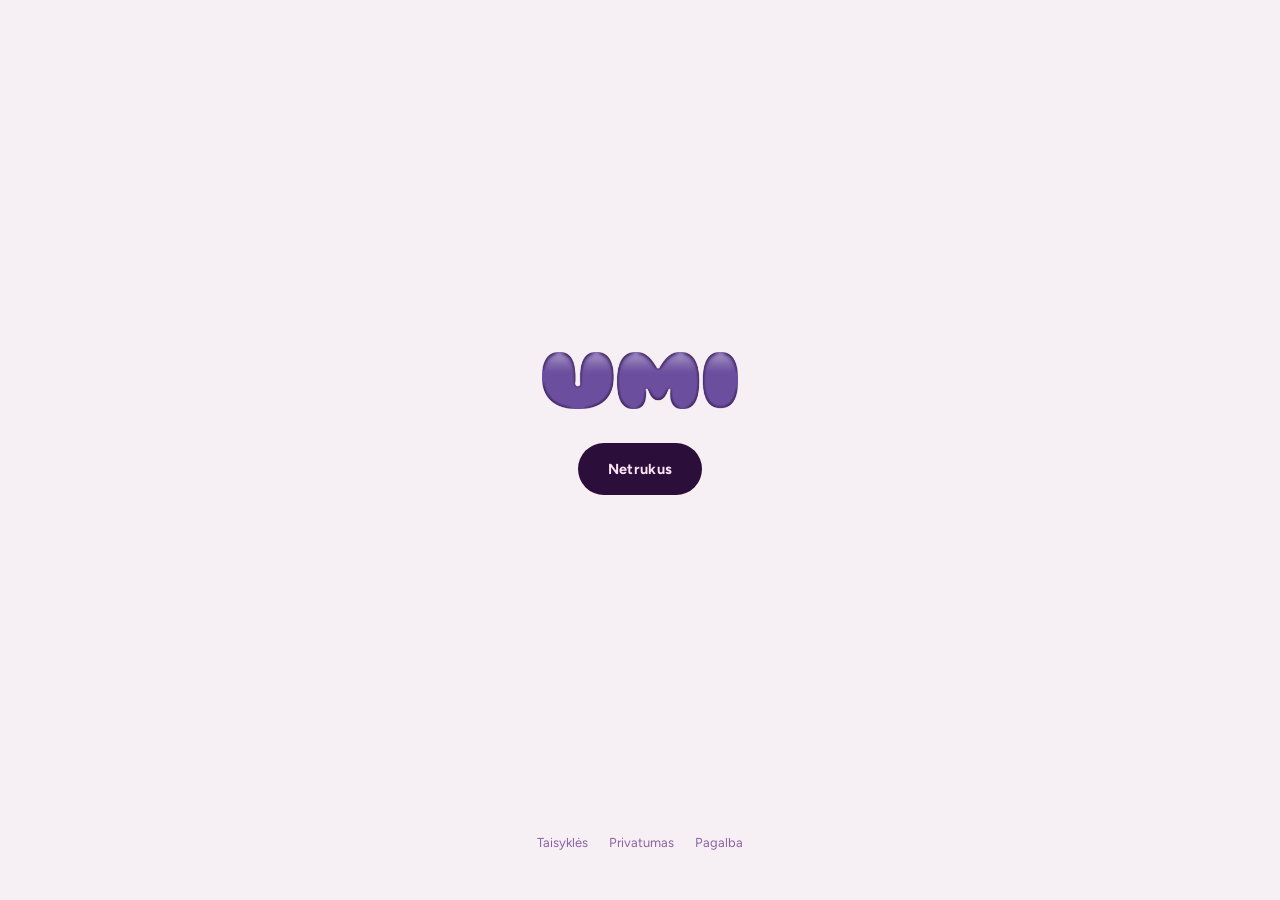
<file: index.html>
<!doctype html>
<html lang="lt">
<meta charset="utf-8">
<meta name="viewport" content="width=device-width,initial-scale=1">
<link rel="icon" type="image/png" sizes="32x32" href="/favicon-32.png">
<link rel="icon" type="image/png" sizes="512x512" href="/favicon-512.png">
<link rel="apple-touch-icon" href="/apple-touch-icon.png">
<link rel="preconnect" href="https://fonts.googleapis.com">
<link rel="preconnect" href="https://fonts.gstatic.com" crossorigin>
<link href="https://fonts.googleapis.com/css2?family=Figtree:wght@400;500;600;700;800&display=swap" rel="stylesheet">
<link rel="stylesheet" href="/style.css?v=de5a5857">
<title>UMI - rankų darbo prekyvietė</title>
<meta name="description" content="UMI - rankų darbo prekyvietė. Netrukus.">
<!-- Her call 2026-09-07: the front door is closed again until the beta. Nobody
     should wander into the shop by accident, so there is no way in from here -
     no menu, no link to the app. Terms, privacy and support stay reachable
     because Apple's listing points at them. -->
<main class="home">
  <img class="logo" src="/umi-logo.png" alt="UMI">
  <span class="soon">Netrukus</span>
</main>
<footer>
  <div>
    <a href="/terms.html">Taisyklės</a>
    <a href="/privacy.html">Privatumas</a>
    <a href="/support.html">Pagalba</a>
  </div>
</footer>
</file>
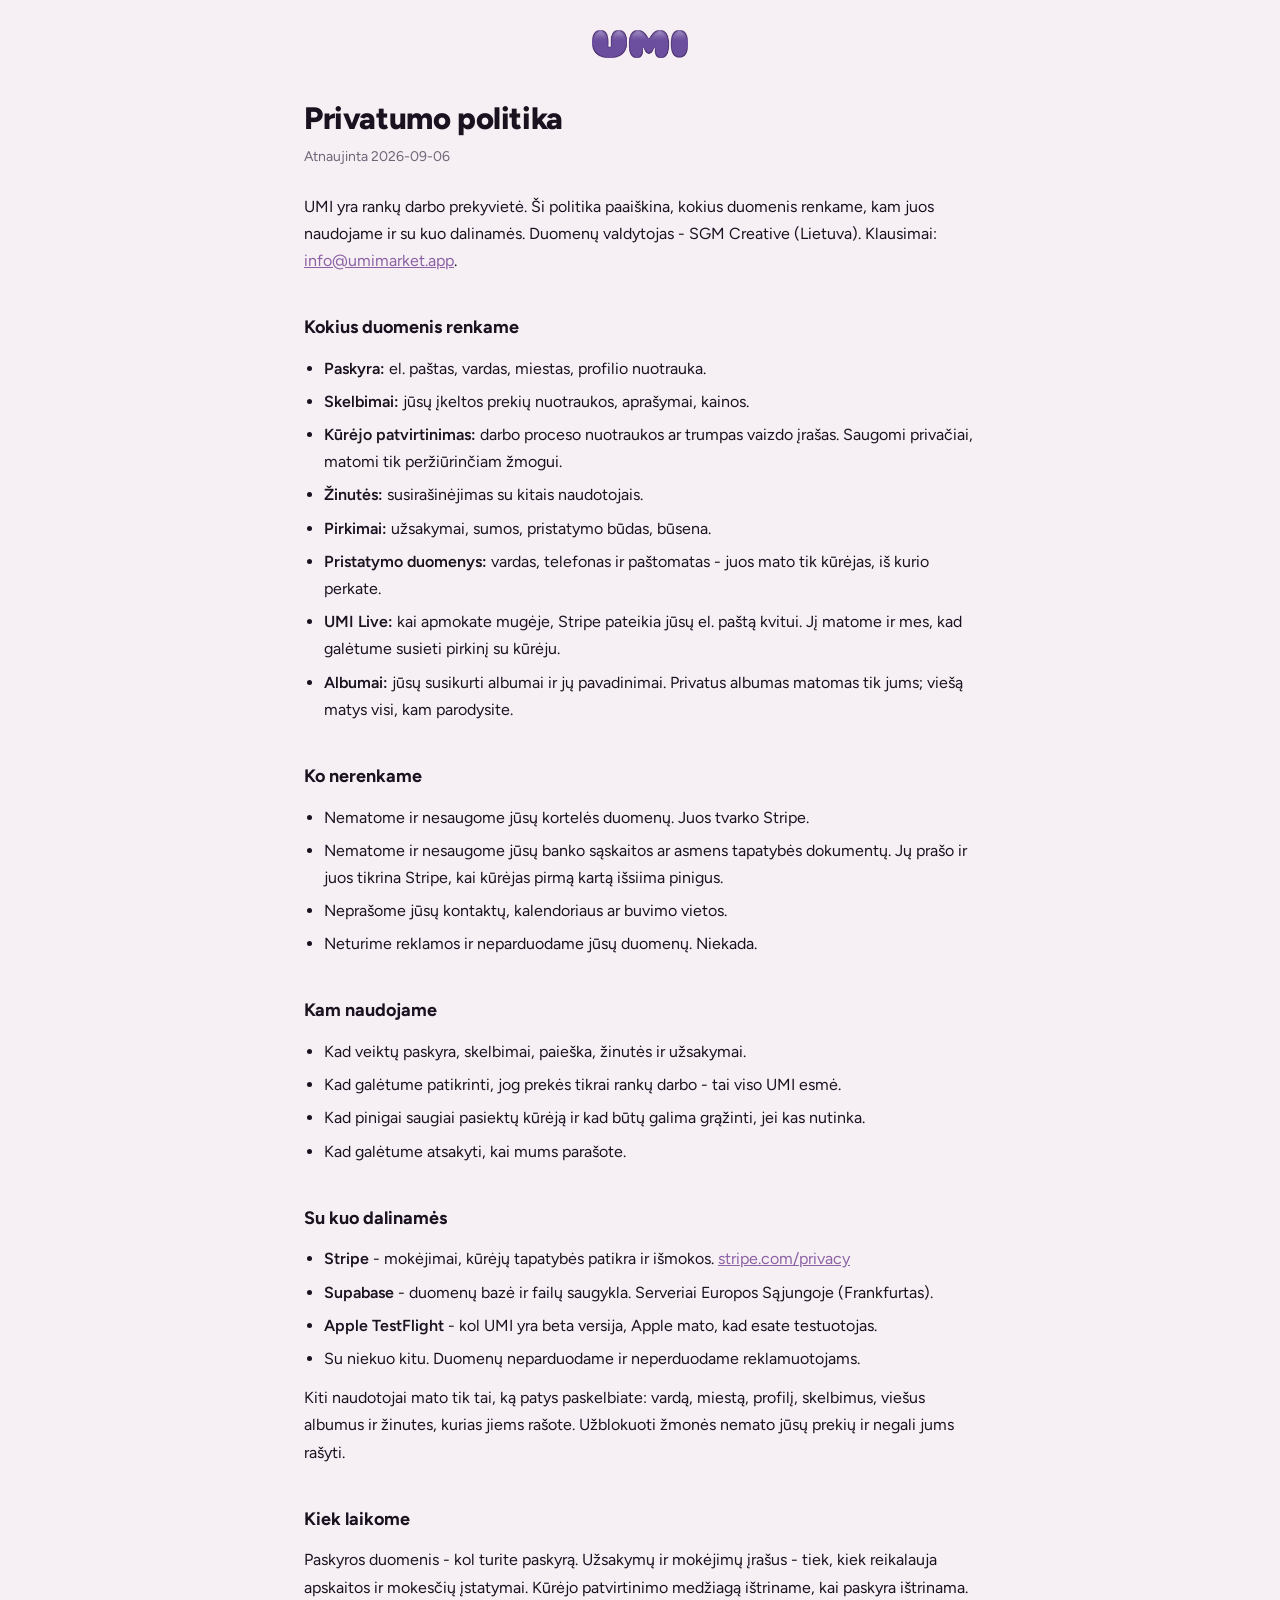
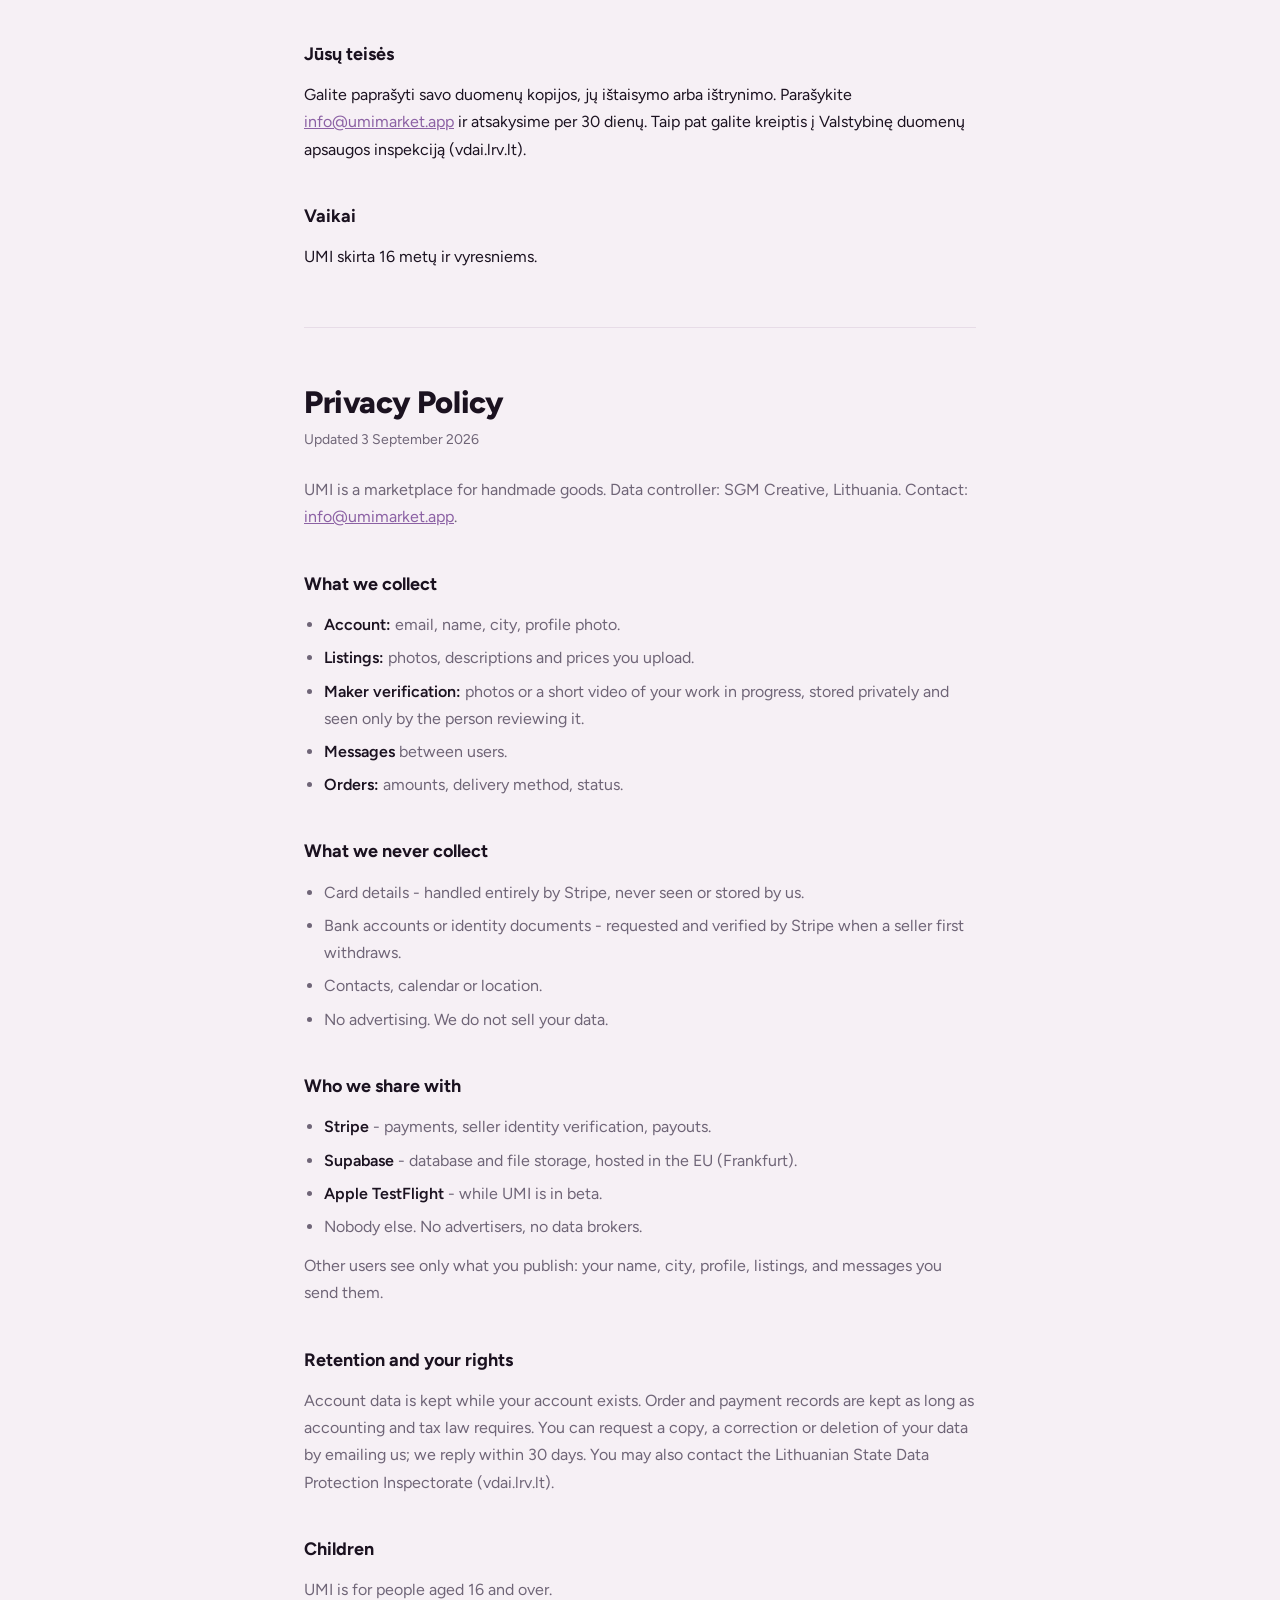
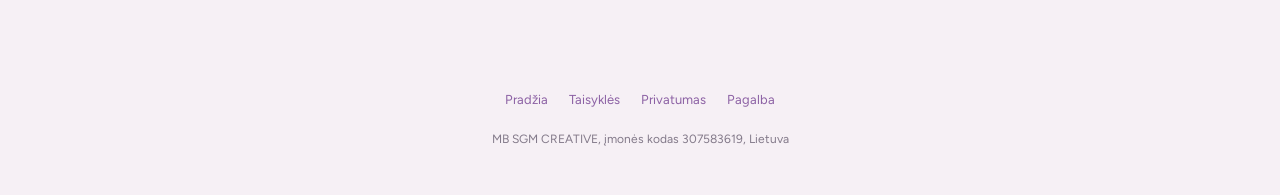
<file: privacy.html>
<!doctype html>
<html lang="lt">
<meta charset="utf-8">
<meta name="viewport" content="width=device-width,initial-scale=1">
<link rel="icon" type="image/png" sizes="32x32" href="/favicon-32.png">
<link rel="icon" type="image/png" sizes="512x512" href="/favicon-512.png">
<link rel="apple-touch-icon" href="/apple-touch-icon.png">
<link rel="preconnect" href="https://fonts.googleapis.com">
<link rel="preconnect" href="https://fonts.gstatic.com" crossorigin>
<link href="https://fonts.googleapis.com/css2?family=Figtree:wght@400;500;600;700;800&display=swap" rel="stylesheet">
<link rel="stylesheet" href="/style.css?v=de5a5857">
<title>UMI - Privatumo politika</title>
<header class="top"><a href="/"><img src="/umi-logo.png" alt="UMI"></a></header>

<main>
  <h1>Privatumo politika</h1>
  <p class="date">Atnaujinta 2026-09-06</p>

  <p>UMI yra rankų darbo prekyvietė. Ši politika paaiškina, kokius duomenis renkame, kam juos naudojame ir su kuo dalinamės. Duomenų valdytojas - SGM Creative (Lietuva). Klausimai: <a href="mailto:info@umimarket.app">info@umimarket.app</a>.</p>

  <h2>Kokius duomenis renkame</h2>
  <ul>
    <li><strong>Paskyra:</strong> el. paštas, vardas, miestas, profilio nuotrauka.</li>
    <li><strong>Skelbimai:</strong> jūsų įkeltos prekių nuotraukos, aprašymai, kainos.</li>
    <li><strong>Kūrėjo patvirtinimas:</strong> darbo proceso nuotraukos ar trumpas vaizdo įrašas. Saugomi privačiai, matomi tik peržiūrinčiam žmogui.</li>
    <li><strong>Žinutės:</strong> susirašinėjimas su kitais naudotojais.</li>
    <li><strong>Pirkimai:</strong> užsakymai, sumos, pristatymo būdas, būsena.</li>
    <li><strong>Pristatymo duomenys:</strong> vardas, telefonas ir paštomatas - juos mato tik kūrėjas, iš kurio perkate.</li>
    <li><strong>UMI Live:</strong> kai apmokate mugėje, Stripe pateikia jūsų el. paštą kvitui. Jį matome ir mes, kad galėtume susieti pirkinį su kūrėju.</li>
    <li><strong>Albumai:</strong> jūsų susikurti albumai ir jų pavadinimai. Privatus albumas matomas tik jums; viešą matys visi, kam parodysite.</li>
  </ul>

  <h2>Ko nerenkame</h2>
  <ul>
    <li>Nematome ir nesaugome jūsų kortelės duomenų. Juos tvarko Stripe.</li>
    <li>Nematome ir nesaugome jūsų banko sąskaitos ar asmens tapatybės dokumentų. Jų prašo ir juos tikrina Stripe, kai kūrėjas pirmą kartą išsiima pinigus.</li>
    <li>Neprašome jūsų kontaktų, kalendoriaus ar buvimo vietos.</li>
    <li>Neturime reklamos ir neparduodame jūsų duomenų. Niekada.</li>
  </ul>

  <h2>Kam naudojame</h2>
  <ul>
    <li>Kad veiktų paskyra, skelbimai, paieška, žinutės ir užsakymai.</li>
    <li>Kad galėtume patikrinti, jog prekės tikrai rankų darbo - tai viso UMI esmė.</li>
    <li>Kad pinigai saugiai pasiektų kūrėją ir kad būtų galima grąžinti, jei kas nutinka.</li>
    <li>Kad galėtume atsakyti, kai mums parašote.</li>
  </ul>

  <h2>Su kuo dalinamės</h2>
  <ul>
    <li><strong>Stripe</strong> - mokėjimai, kūrėjų tapatybės patikra ir išmokos. <a href="https://stripe.com/privacy">stripe.com/privacy</a></li>
    <li><strong>Supabase</strong> - duomenų bazė ir failų saugykla. Serveriai Europos Sąjungoje (Frankfurtas).</li>
    <li><strong>Apple TestFlight</strong> - kol UMI yra beta versija, Apple mato, kad esate testuotojas.</li>
    <li>Su niekuo kitu. Duomenų neparduodame ir neperduodame reklamuotojams.</li>
  </ul>
  <p>Kiti naudotojai mato tik tai, ką patys paskelbiate: vardą, miestą, profilį, skelbimus, viešus albumus ir žinutes, kurias jiems rašote. Užblokuoti žmonės nemato jūsų prekių ir negali jums rašyti.</p>

  <h2>Kiek laikome</h2>
  <p>Paskyros duomenis - kol turite paskyrą. Užsakymų ir mokėjimų įrašus - tiek, kiek reikalauja apskaitos ir mokesčių įstatymai. Kūrėjo patvirtinimo medžiagą ištriname, kai paskyra ištrinama.</p>

  <h2>Jūsų teisės</h2>
  <p>Galite paprašyti savo duomenų kopijos, jų ištaisymo arba ištrynimo. Parašykite <a href="mailto:info@umimarket.app">info@umimarket.app</a> ir atsakysime per 30 dienų. Taip pat galite kreiptis į Valstybinę duomenų apsaugos inspekciją (vdai.lrv.lt).</p>

  <h2>Vaikai</h2>
  <p>UMI skirta 16 metų ir vyresniems.</p>

  <hr>

  <div class="en">
    <h1>Privacy Policy</h1>
    <p class="date">Updated 3 September 2026</p>
    <p>UMI is a marketplace for handmade goods. Data controller: SGM Creative, Lithuania. Contact: <a href="mailto:info@umimarket.app">info@umimarket.app</a>.</p>

    <h2>What we collect</h2>
    <ul>
      <li><strong>Account:</strong> email, name, city, profile photo.</li>
      <li><strong>Listings:</strong> photos, descriptions and prices you upload.</li>
      <li><strong>Maker verification:</strong> photos or a short video of your work in progress, stored privately and seen only by the person reviewing it.</li>
      <li><strong>Messages</strong> between users.</li>
      <li><strong>Orders:</strong> amounts, delivery method, status.</li>
    </ul>

    <h2>What we never collect</h2>
    <ul>
      <li>Card details - handled entirely by Stripe, never seen or stored by us.</li>
      <li>Bank accounts or identity documents - requested and verified by Stripe when a seller first withdraws.</li>
      <li>Contacts, calendar or location.</li>
      <li>No advertising. We do not sell your data.</li>
    </ul>

    <h2>Who we share with</h2>
    <ul>
      <li><strong>Stripe</strong> - payments, seller identity verification, payouts.</li>
      <li><strong>Supabase</strong> - database and file storage, hosted in the EU (Frankfurt).</li>
      <li><strong>Apple TestFlight</strong> - while UMI is in beta.</li>
      <li>Nobody else. No advertisers, no data brokers.</li>
    </ul>
    <p>Other users see only what you publish: your name, city, profile, listings, and messages you send them.</p>

    <h2>Retention and your rights</h2>
    <p>Account data is kept while your account exists. Order and payment records are kept as long as accounting and tax law requires. You can request a copy, a correction or deletion of your data by emailing us; we reply within 30 days. You may also contact the Lithuanian State Data Protection Inspectorate (vdai.lrv.lt).</p>

    <h2>Children</h2>
    <p>UMI is for people aged 16 and over.</p>
  </div>
</main>
<footer>
  <div>
    <a href="/">Pradžia</a>
    <a href="/terms.html">Taisyklės</a>
    <a href="/privacy.html">Privatumas</a>
    <a href="/support.html">Pagalba</a>
  </div>
  <div class="company">MB SGM CREATIVE, įmonės kodas 307583619, Lietuva</div>
</footer>
</file>
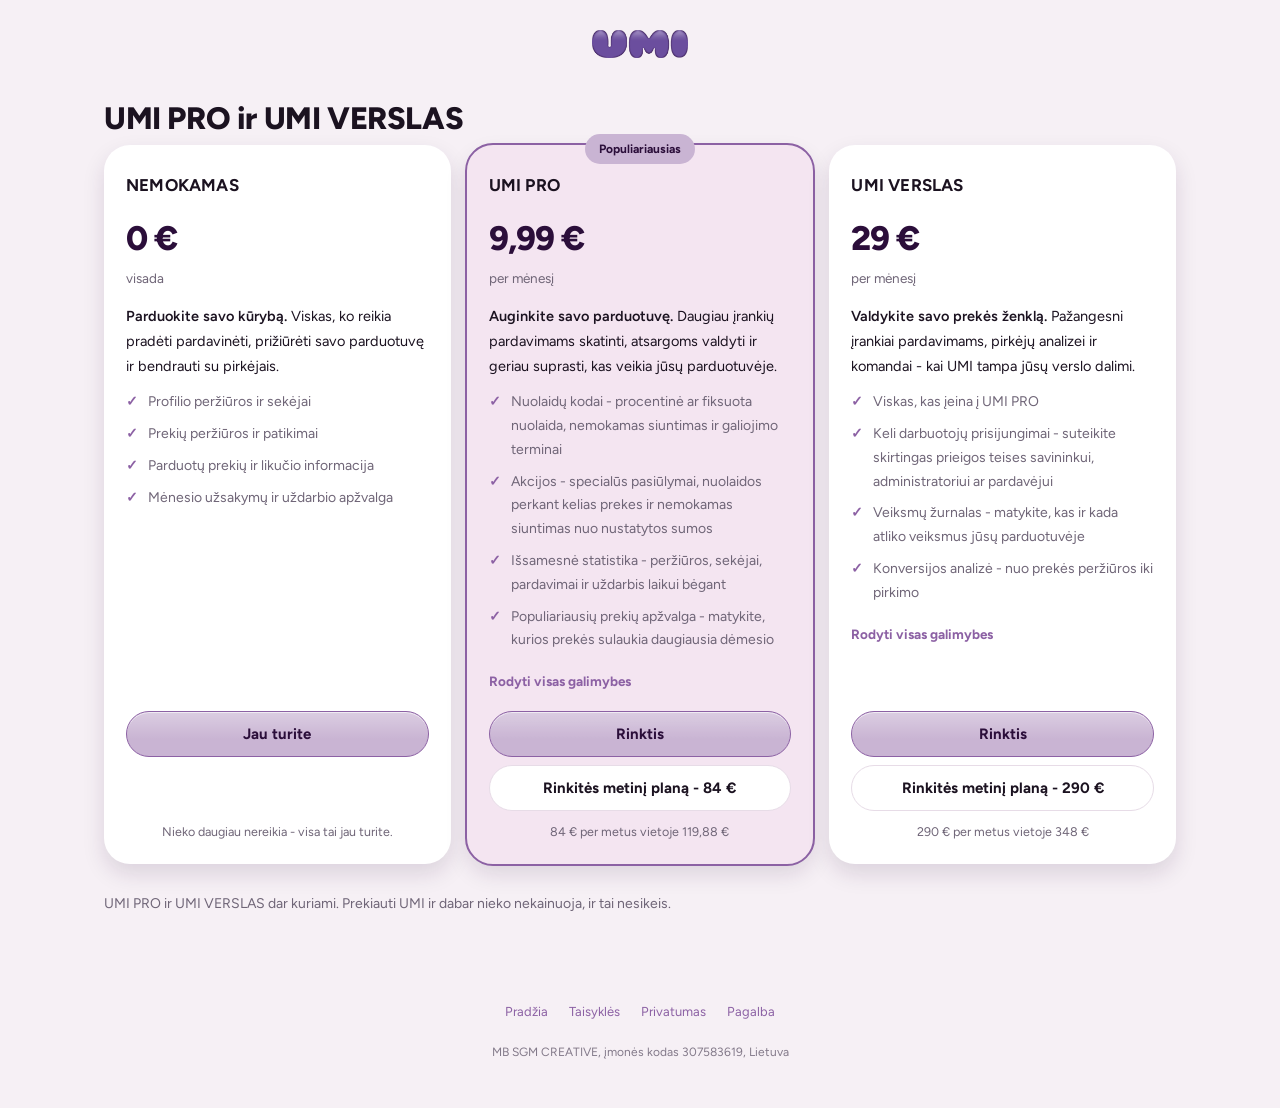
<file: pro.html>
<!doctype html>
<html lang="lt">
<meta charset="utf-8">
<meta name="viewport" content="width=device-width,initial-scale=1">
<link rel="icon" type="image/png" sizes="32x32" href="/favicon-32.png">
<link rel="icon" type="image/png" sizes="512x512" href="/favicon-512.png">
<link rel="apple-touch-icon" href="/apple-touch-icon.png">
<link rel="preconnect" href="https://fonts.googleapis.com">
<link rel="preconnect" href="https://fonts.gstatic.com" crossorigin>
<link href="https://fonts.googleapis.com/css2?family=Figtree:wght@400;500;600;700;800&display=swap" rel="stylesheet">
<link rel="stylesheet" href="/style.css?v=de5a5857">
<title>UMI PRO ir UMI VERSLAS</title>
<!-- Not for finding. The plans are parked for the beta and this page exists
     so she can show what they will be, not so a stranger can subscribe. -->
<meta name="robots" content="noindex,nofollow">
<meta name="description" content="UMI PRO ir UMI VERSLAS - prenumeratos kūrėjoms ir kūrėjams.">


<header class="top"><a href="/"><img src="/umi-logo.png" alt="UMI"></a></header>

<main class="wide">
  <h1>UMI PRO ir UMI VERSLAS</h1>
  <!-- Three side by side, her call 2026-09-06, the way a pricing page reads:
       compare across, not scroll down. UMI's own surfaces, not a borrowed dark
       theme. PRO carries the badge because it is the one most people want. -->
  <div class="plans">

    <section class="plan">
      <h2>NEMOKAMAS</h2>
      <p class="price">0 €</p>
      <p class="per">visada</p>
      <p class="what"><strong>Parduokite savo kūrybą.</strong> Viskas, ko reikia pradėti
      pardavinėti, prižiūrėti savo parduotuvę ir bendrauti su pirkėjais.</p>
      <ul>
        <li>Profilio peržiūros ir sekėjai</li>
        <li>Prekių peržiūros ir patikimai</li>
        <li>Parduotų prekių ir likučio informacija</li>
        <li>Mėnesio užsakymų ir uždarbio apžvalga</li>
      </ul>
      <div class="foot">
        <span class="btn wide have">Jau turite</span>
        <!-- keeps the free card's buttons at the same height as the other two -->
        <button class="btn ghost wide" style="visibility:hidden" aria-hidden="true" tabindex="-1">-</button>
        <p class="note">Nieko daugiau nereikia - visa tai jau turite.</p>
      </div>
    </section>

    <section class="plan best" id="pro">
      <span class="badge">Populiariausias</span>
      <h2>UMI PRO</h2>
      <p class="price">9,99 €</p>
      <p class="per">per mėnesį</p>
      <p class="what"><strong>Auginkite savo parduotuvę.</strong> Daugiau įrankių pardavimams
      skatinti, atsargoms valdyti ir geriau suprasti, kas veikia jūsų parduotuvėje.</p>
      <ul class="clip">
        <li>Nuolaidų kodai - procentinė ar fiksuota nuolaida, nemokamas siuntimas ir galiojimo terminai</li>
        <li>Akcijos - specialūs pasiūlymai, nuolaidos perkant kelias prekes ir nemokamas siuntimas nuo nustatytos sumos</li>
        <li>Išsamesnė statistika - peržiūros, sekėjai, pardavimai ir uždarbis laikui bėgant</li>
        <li>Populiariausių prekių apžvalga - matykite, kurios prekės sulaukia daugiausia dėmesio</li>
        <li>Pranešimai apie papildymą - sužinokite, kiek pirkėjų laukia, kol prekė vėl bus prieinama</li>
        <li>Atsargų valdymas - likučiai, įspėjimai apie mažėjantį kiekį ir masinis redagavimas</li>
        <li>Kainos ir pelno skaičiuoklė - įvertinkite savikainą, pelną ir savo darbo valandinį uždarbį</li>
        <li>UMI LIVE - priimkite mokėjimus kortele mugėse ir renginiuose be mokėjimo terminalo</li>
        <li>Verslo rekvizitai ir sąskaitos faktūros</li>
      </ul>
      <button class="more" type="button">Rodyti visas galimybes</button>
      <div class="foot">
        <button class="btn wide" data-plan="pro-monthly">Rinktis</button>
        <button class="btn ghost wide" data-plan="pro-yearly">Rinkitės metinį planą - 84 €</button>
        <p class="note">84 € per metus vietoje 119,88 €</p>
      </div>
    </section>

    <section class="plan" id="business">
      <h2>UMI VERSLAS</h2>
      <p class="price">29 €</p>
      <p class="per">per mėnesį</p>
      <p class="what"><strong>Valdykite savo prekės ženklą.</strong> Pažangesni įrankiai
      pardavimams, pirkėjų analizei ir komandai - kai UMI tampa jūsų verslo dalimi.</p>
      <ul class="clip">
        <li>Viskas, kas įeina į UMI PRO</li>
        <li>Keli darbuotojų prisijungimai - suteikite skirtingas prieigos teises savininkui, administratoriui ar pardavėjui</li>
        <li>Veiksmų žurnalas - matykite, kas ir kada atliko veiksmus jūsų parduotuvėje</li>
        <li>Konversijos analizė - nuo prekės peržiūros iki pirkimo</li>
        <li>Pirkėjų srautų analizė - sužinokite, iš kur ateina jūsų pirkėjai</li>
        <li>Pirkėjų analizė - nauji ir grįžtantys pirkėjai, vidutinė užsakymo vertė ir pirkimo įpročiai</li>
        <li>Išsamesnė prekių analizė - palyginkite skirtingas prekes ir stebėkite jų rezultatus laikui bėgant</li>
        <li>Išplėstinė parduotuvės statistika - daugiau duomenų ir ilgesnė istorija jūsų sprendimams priimti</li>
      </ul>
      <button class="more" type="button">Rodyti visas galimybes</button>
      <div class="foot">
        <button class="btn wide" data-plan="business-monthly">Rinktis</button>
        <button class="btn ghost wide" data-plan="business-yearly">Rinkitės metinį planą - 290 €</button>
        <p class="note">290 € per metus vietoje 348 €</p>
      </div>
    </section>

  </div>

  <div id="ask" class="card" hidden>
    <h2 id="ask-title">Pranešime, kai atsiras</h2>
    <form id="ask-form" class="row">
      <input id="email" type="email" required placeholder="jusu@pastas.lt" autocomplete="email">
      <button class="btn" type="submit">Pranešti man</button>
    </form>
    <p id="msg" class="note" hidden></p>
  </div>

  <p class="note">UMI PRO ir UMI VERSLAS dar kuriami. Prekiauti UMI ir dabar nieko
  nekainuoja, ir tai nesikeis.</p>

</main>

<script>
  // Four features are shown; the rest open on request. Without this the three
  // cards are three different heights and the prices no longer line up.
  document.querySelectorAll('.plan .more').forEach((b) => {
    b.addEventListener('click', () => {
      const list = b.previousElementSibling;
      const open = list.classList.toggle('open');
      b.textContent = open ? 'Rodyti mažiau' : 'Rodyti visas galimybes';
    });
  });
</script>

<footer>
  <div>
    <a href="/">Pradžia</a>
    <a href="/terms.html">Taisyklės</a>
    <a href="/privacy.html">Privatumas</a>
    <a href="/support.html">Pagalba</a>
  </div>
  <div class="company">MB SGM CREATIVE, įmonės kodas 307583619, Lietuva</div>
</footer>

<script type="module">
// The plans are parked. This page exists so she can show what they will be, and
// so anyone who wants one can say so - which is the thing worth learning while
// they are not for sale. No payment happens here any more.
import { createClient } from 'https://esm.sh/@supabase/supabase-js@2';

const sb = createClient(
  'https://qtzsgjgryfnaayrnaadl.supabase.co',
  'sb_publishable_HP_gRv0fRnEUAQSpSsRSaA_-XQAJUm3',
);

const $ = (id) => document.getElementById(id);
let plan = null;

// The design chat writes these buttons and may name them 'pro-monthly' or
// 'pro-yearly'. Which billing period she would pick is a question for the day
// they go on sale; today the only thing being recorded is which plan.
const planOf = (v) => (String(v).startsWith('business') ? 'business' : 'pro');

document.querySelectorAll('button[data-plan]').forEach((b) => {
  b.addEventListener('click', () => {
    plan = planOf(b.dataset.plan);
    $('ask-title').textContent =
      plan === 'pro' ? 'Pranešime, kai atsiras UMI PRO' : 'Pranešime, kai atsiras UMI VERSLAS';
    $('ask').hidden = false;
    $('ask').scrollIntoView({ behavior: 'smooth' });
    $('email').focus();
  });
});

$('ask-form').addEventListener('submit', async (e) => {
  e.preventDefault();
  const msg = $('msg');
  const email = $('email').value.trim();
  if (!plan) return;
  try {
    const { error } = await sb.rpc('register_plan_interest', { email, plan });
    if (error) throw error;
    msg.textContent = 'Ačiū. Parašysime, kai bus galima užsisakyti.';
    msg.className = 'note ok';
    $('ask-form').hidden = true;
  } catch (err) {
    msg.textContent = String(err.message || err);
    msg.className = 'note';
  }
  msg.hidden = false;
});
</script>
</file>
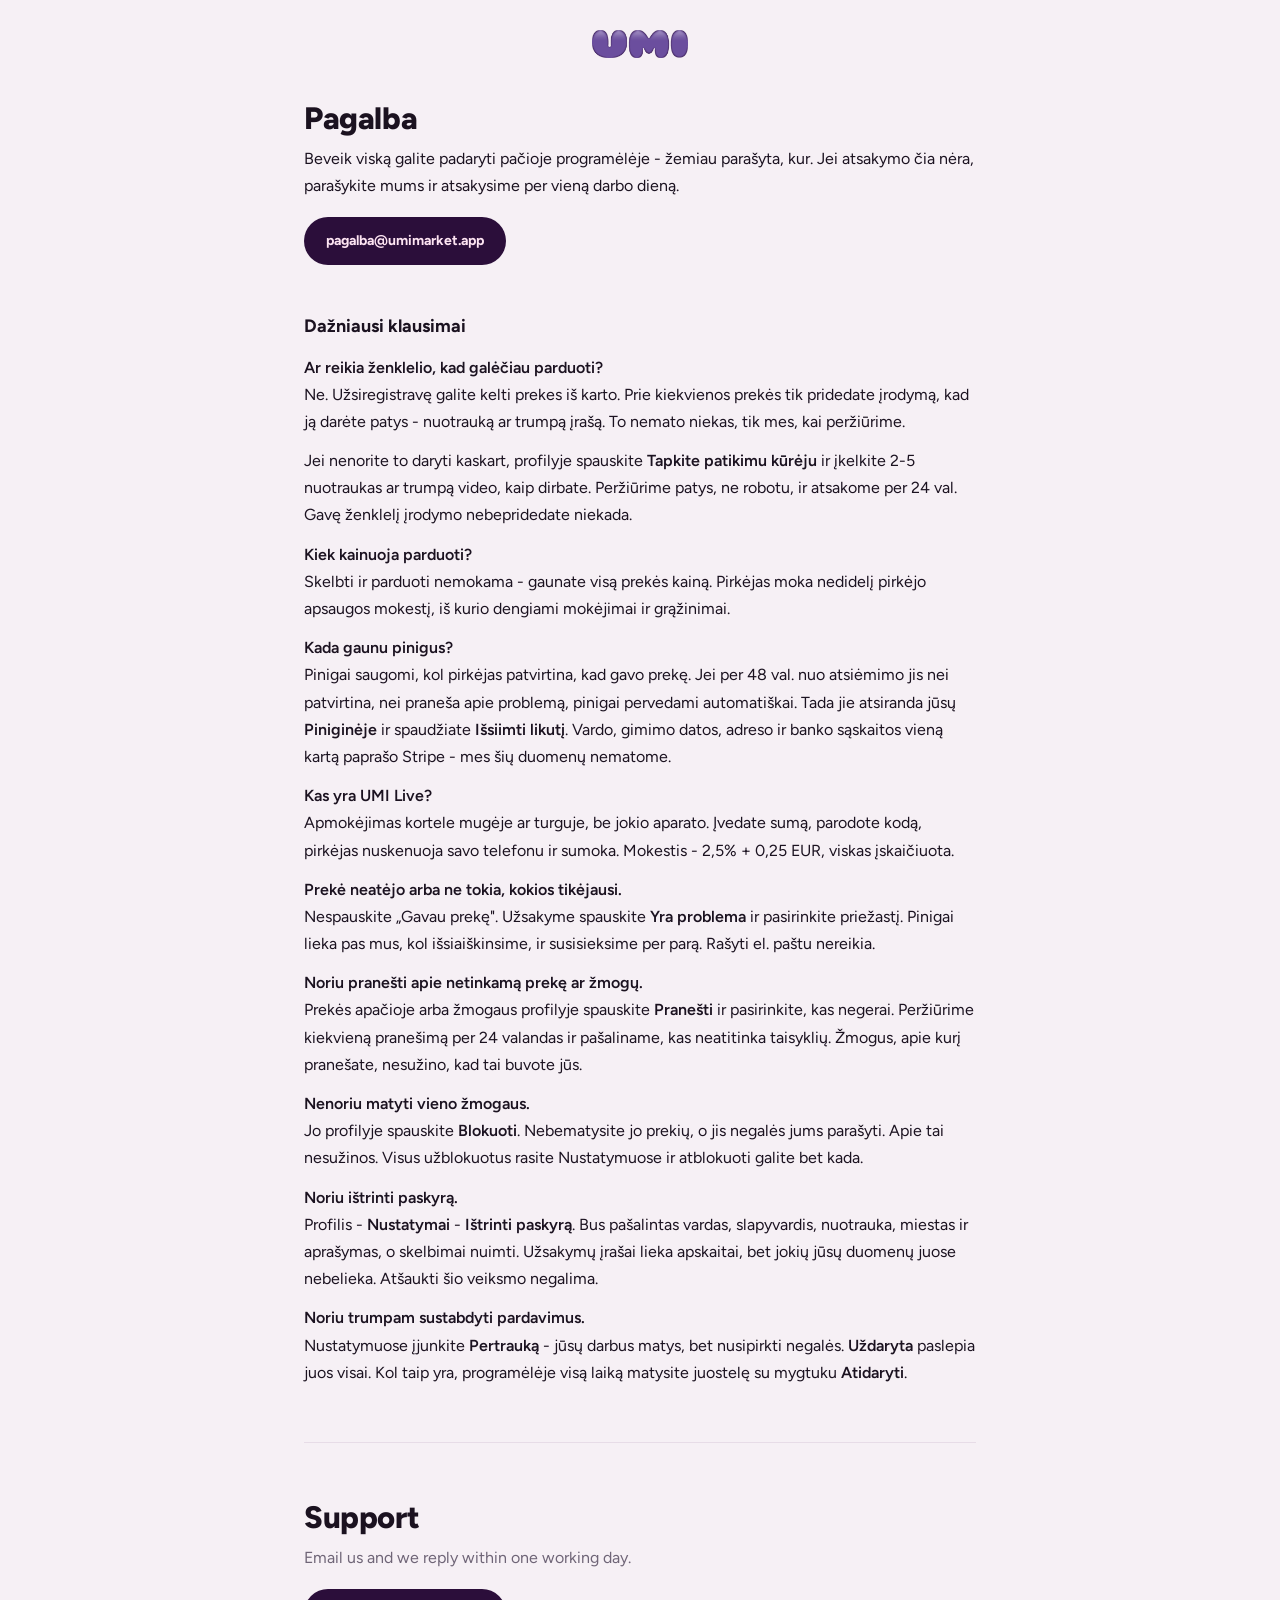
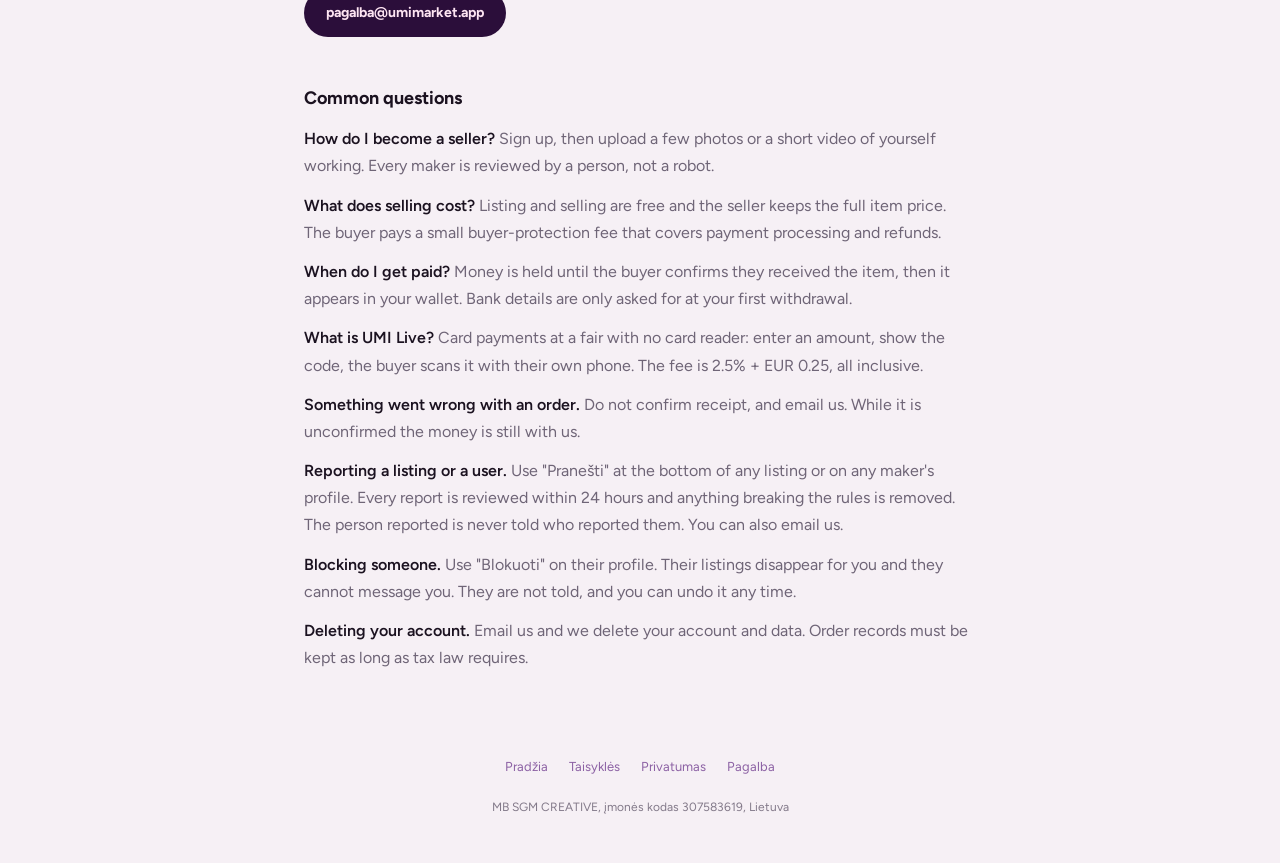
<file: support.html>
<!doctype html>
<html lang="lt">
<meta charset="utf-8">
<meta name="viewport" content="width=device-width,initial-scale=1">
<link rel="icon" type="image/png" sizes="32x32" href="/favicon-32.png">
<link rel="icon" type="image/png" sizes="512x512" href="/favicon-512.png">
<link rel="apple-touch-icon" href="/apple-touch-icon.png">
<link rel="preconnect" href="https://fonts.googleapis.com">
<link rel="preconnect" href="https://fonts.gstatic.com" crossorigin>
<link href="https://fonts.googleapis.com/css2?family=Figtree:wght@400;500;600;700;800&display=swap" rel="stylesheet">
<link rel="stylesheet" href="/style.css?v=de5a5857">
<title>UMI - Pagalba</title>
<header class="top"><a href="/"><img src="/umi-logo.png" alt="UMI"></a></header>

<main>
  <h1>Pagalba</h1>
  <p>Beveik viską galite padaryti pačioje programėlėje - žemiau parašyta, kur.
  Jei atsakymo čia nėra, parašykite mums ir atsakysime per vieną darbo dieną.</p>
  <a class="mail" href="mailto:pagalba@umimarket.app">pagalba@umimarket.app</a>

  <h2>Dažniausi klausimai</h2>

  <p><strong>Ar reikia ženklelio, kad galėčiau parduoti?</strong><br>
  Ne. Užsiregistravę galite kelti prekes iš karto. Prie kiekvienos prekės tik pridedate įrodymą, kad ją darėte patys - nuotrauką ar trumpą įrašą. To nemato niekas, tik mes, kai peržiūrime.</p>
  <p>Jei nenorite to daryti kaskart, profilyje spauskite <strong>Tapkite patikimu kūrėju</strong> ir įkelkite 2-5 nuotraukas ar trumpą video, kaip dirbate. Peržiūrime patys, ne robotu, ir atsakome per 24 val. Gavę ženklelį įrodymo nebepridedate niekada.</p>

  <p><strong>Kiek kainuoja parduoti?</strong><br>
  Skelbti ir parduoti nemokama - gaunate visą prekės kainą. Pirkėjas moka nedidelį pirkėjo apsaugos mokestį, iš kurio dengiami mokėjimai ir grąžinimai.</p>

  <p><strong>Kada gaunu pinigus?</strong><br>
  Pinigai saugomi, kol pirkėjas patvirtina, kad gavo prekę. Jei per 48 val. nuo atsiėmimo jis nei patvirtina, nei praneša apie problemą, pinigai pervedami automatiškai. Tada jie atsiranda jūsų <strong>Piniginėje</strong> ir spaudžiate <strong>Išsiimti likutį</strong>. Vardo, gimimo datos, adreso ir banko sąskaitos vieną kartą paprašo Stripe - mes šių duomenų nematome.</p>

  <p><strong>Kas yra UMI Live?</strong><br>
  Apmokėjimas kortele mugėje ar turguje, be jokio aparato. Įvedate sumą, parodote kodą, pirkėjas nuskenuoja savo telefonu ir sumoka. Mokestis - 2,5% + 0,25 EUR, viskas įskaičiuota.</p>

  <p><strong>Prekė neatėjo arba ne tokia, kokios tikėjausi.</strong><br>
  Nespauskite „Gavau prekę". Užsakyme spauskite <strong>Yra problema</strong> ir pasirinkite priežastį. Pinigai lieka pas mus, kol išsiaiškinsime, ir susisieksime per parą. Rašyti el. paštu nereikia.</p>

  <p><strong>Noriu pranešti apie netinkamą prekę ar žmogų.</strong><br>
  Prekės apačioje arba žmogaus profilyje spauskite <strong>Pranešti</strong> ir pasirinkite, kas negerai. Peržiūrime kiekvieną pranešimą per 24 valandas ir pašaliname, kas neatitinka taisyklių. Žmogus, apie kurį pranešate, nesužino, kad tai buvote jūs.</p>

  <p><strong>Nenoriu matyti vieno žmogaus.</strong><br>
  Jo profilyje spauskite <strong>Blokuoti</strong>. Nebematysite jo prekių, o jis negalės jums parašyti. Apie tai nesužinos. Visus užblokuotus rasite Nustatymuose ir atblokuoti galite bet kada.</p>

  <p><strong>Noriu ištrinti paskyrą.</strong><br>
  Profilis - <strong>Nustatymai</strong> - <strong>Ištrinti paskyrą</strong>. Bus pašalintas vardas, slapyvardis, nuotrauka, miestas ir aprašymas, o skelbimai nuimti. Užsakymų įrašai lieka apskaitai, bet jokių jūsų duomenų juose nebelieka. Atšaukti šio veiksmo negalima.</p>
  <p><strong>Noriu trumpam sustabdyti pardavimus.</strong><br>
  Nustatymuose įjunkite <strong>Pertrauką</strong> - jūsų darbus matys, bet nusipirkti negalės. <strong>Uždaryta</strong> paslepia juos visai. Kol taip yra, programėlėje visą laiką matysite juostelę su mygtuku <strong>Atidaryti</strong>.</p>

  <hr>

  <div class="en">
    <h1>Support</h1>
    <p>Email us and we reply within one working day.</p>
    <a class="mail" href="mailto:pagalba@umimarket.app">pagalba@umimarket.app</a>

    <h2>Common questions</h2>
    <p><strong>How do I become a seller?</strong> Sign up, then upload a few photos or a short video of yourself working. Every maker is reviewed by a person, not a robot.</p>
    <p><strong>What does selling cost?</strong> Listing and selling are free and the seller keeps the full item price. The buyer pays a small buyer-protection fee that covers payment processing and refunds.</p>
    <p><strong>When do I get paid?</strong> Money is held until the buyer confirms they received the item, then it appears in your wallet. Bank details are only asked for at your first withdrawal.</p>
    <p><strong>What is UMI Live?</strong> Card payments at a fair with no card reader: enter an amount, show the code, the buyer scans it with their own phone. The fee is 2.5% + EUR 0.25, all inclusive.</p>
    <p><strong>Something went wrong with an order.</strong> Do not confirm receipt, and email us. While it is unconfirmed the money is still with us.</p>
    <p><strong>Reporting a listing or a user.</strong> Use "Pranešti" at the bottom of any listing or on any maker's profile. Every report is reviewed within 24 hours and anything breaking the rules is removed. The person reported is never told who reported them. You can also email us.</p>
    <p><strong>Blocking someone.</strong> Use "Blokuoti" on their profile. Their listings disappear for you and they cannot message you. They are not told, and you can undo it any time.</p>
    <p><strong>Deleting your account.</strong> Email us and we delete your account and data. Order records must be kept as long as tax law requires.</p>
  </div>
</main>
<footer>
  <div>
    <a href="/">Pradžia</a>
    <a href="/terms.html">Taisyklės</a>
    <a href="/privacy.html">Privatumas</a>
    <a href="/support.html">Pagalba</a>
  </div>
  <div class="company">MB SGM CREATIVE, įmonės kodas 307583619, Lietuva</div>
</footer>
</file>
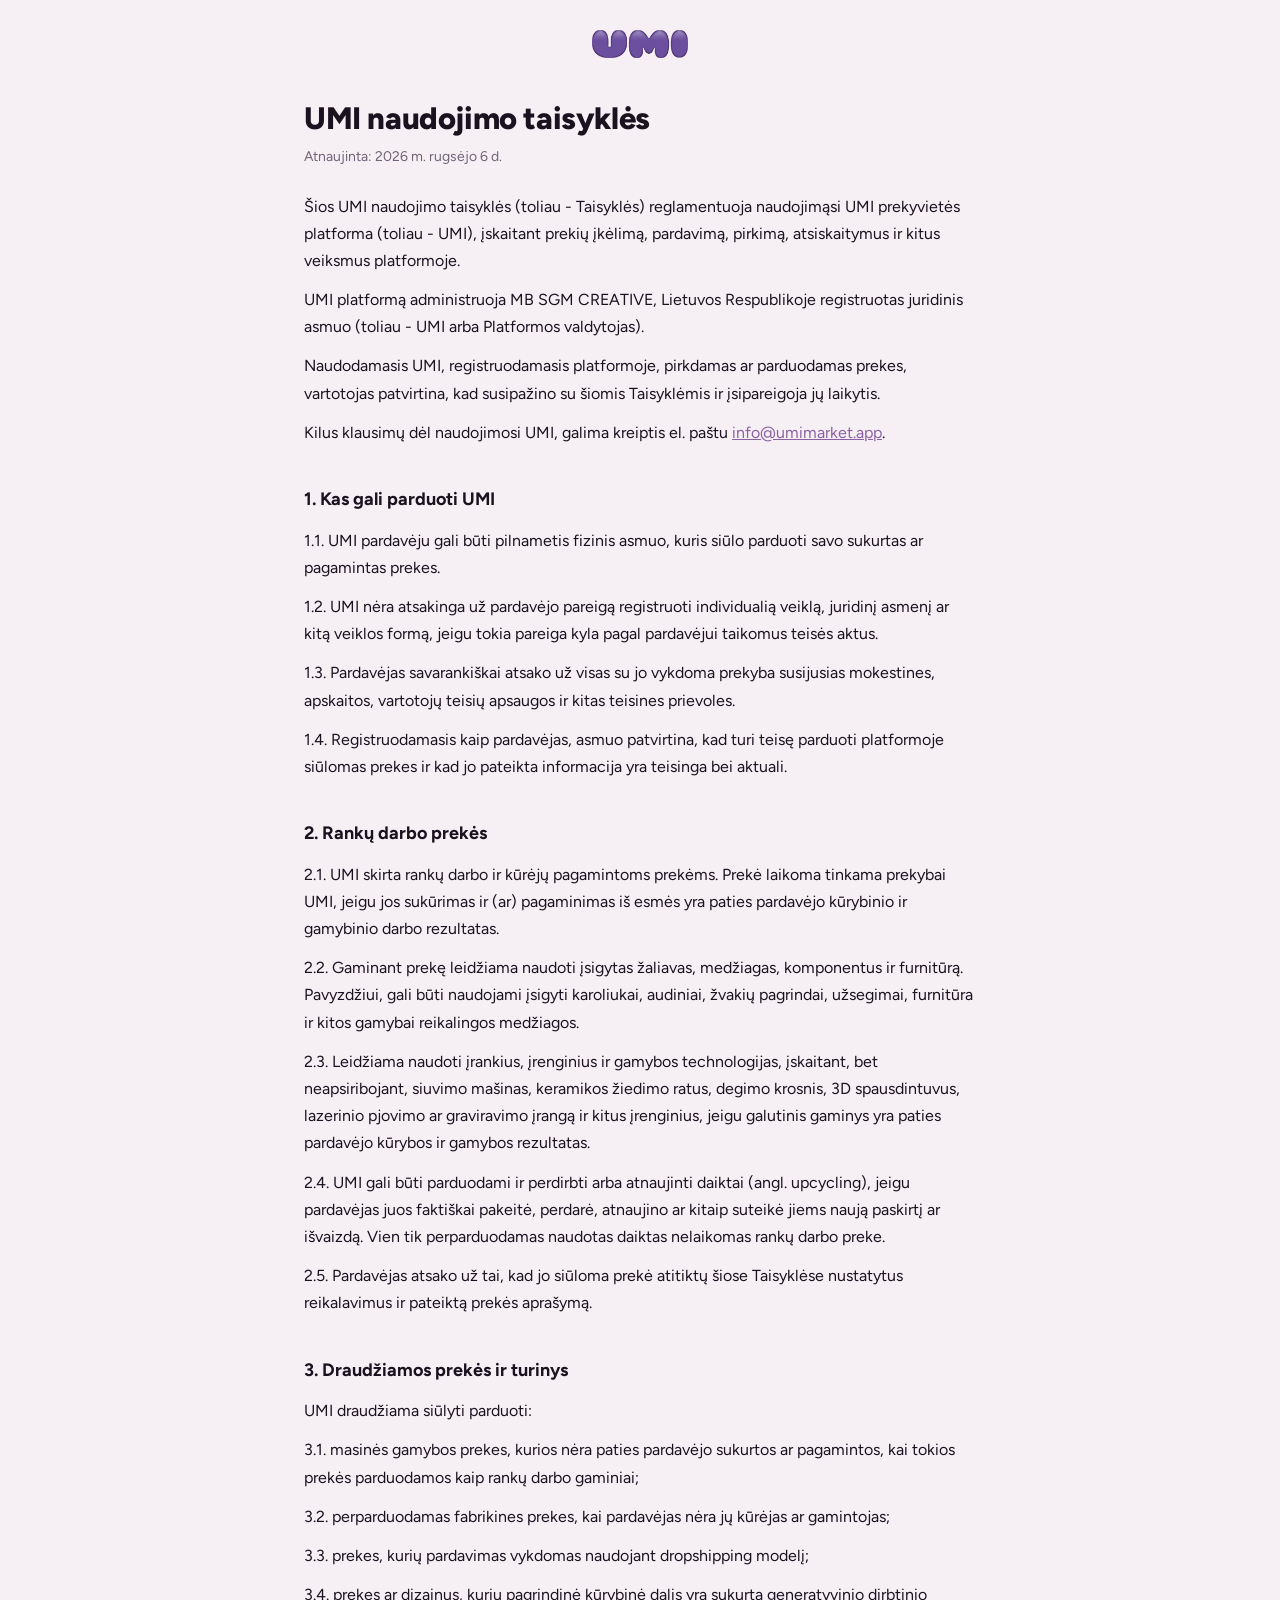
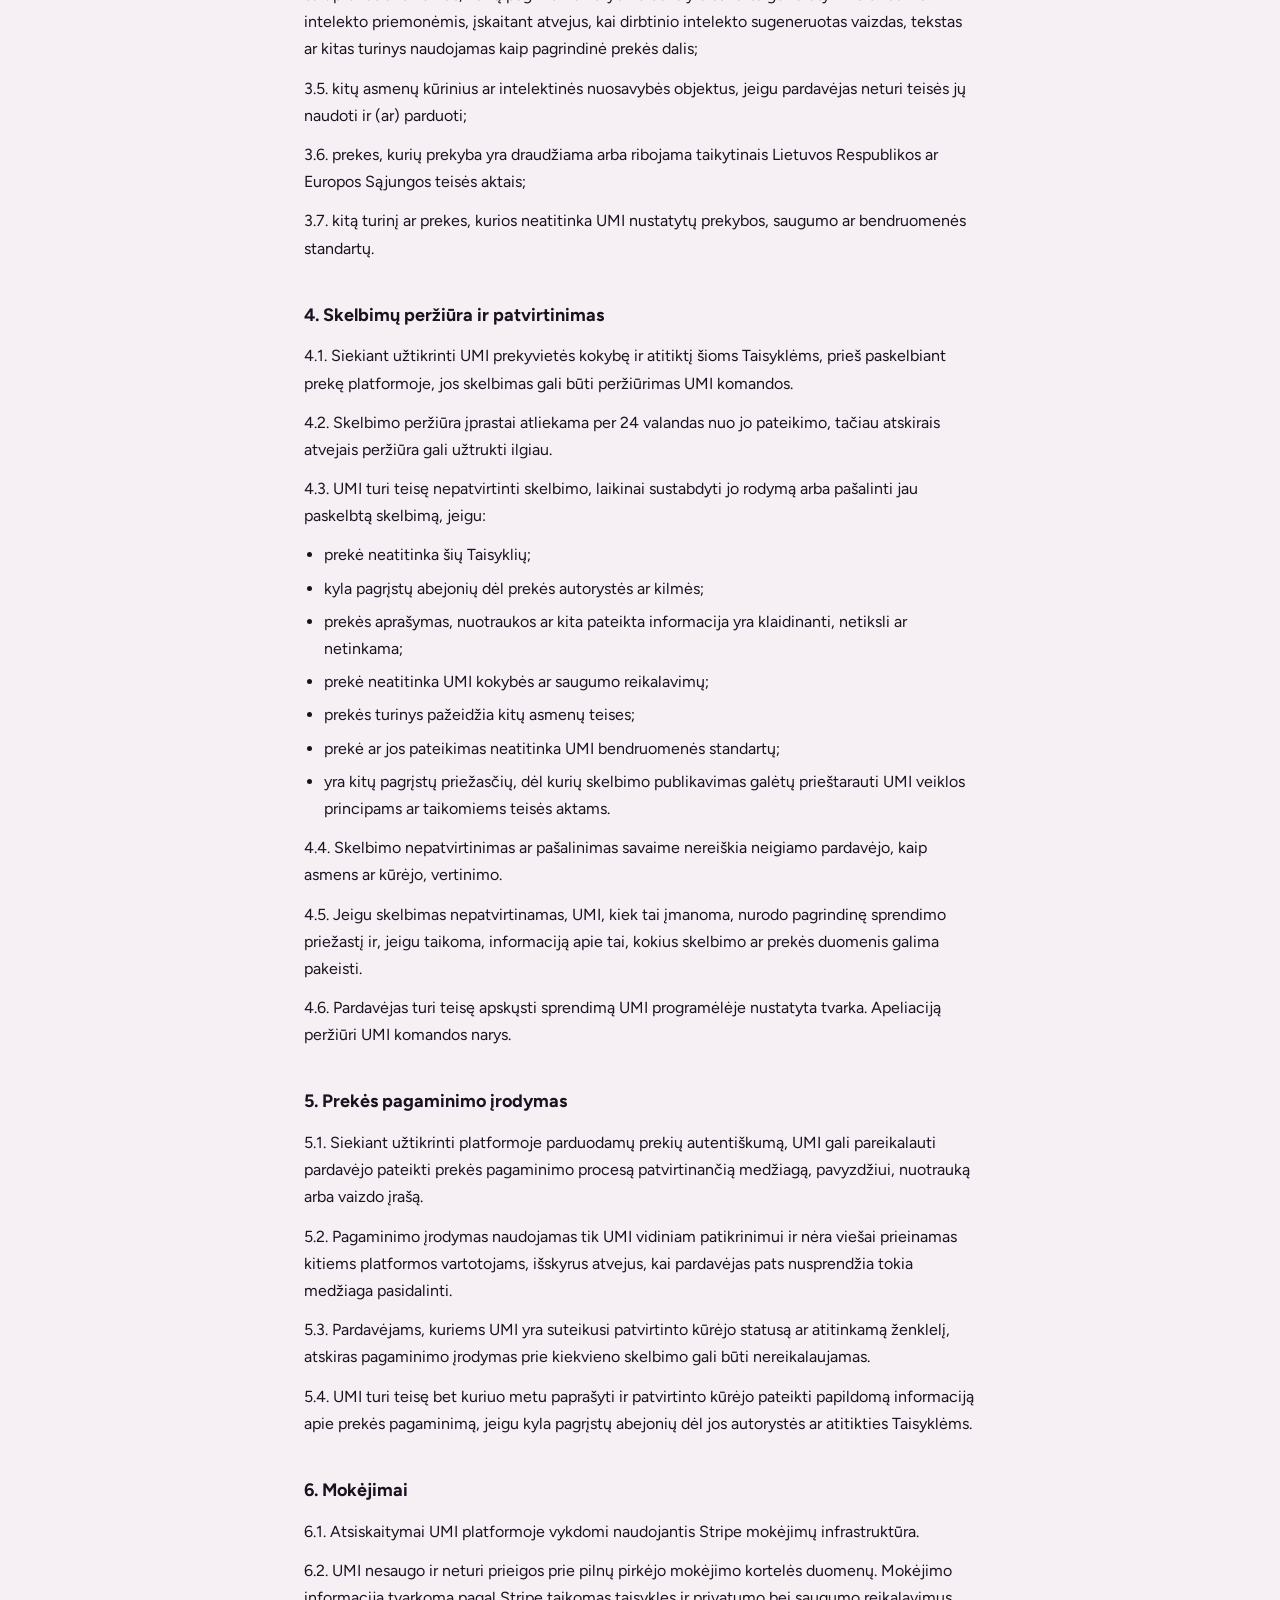
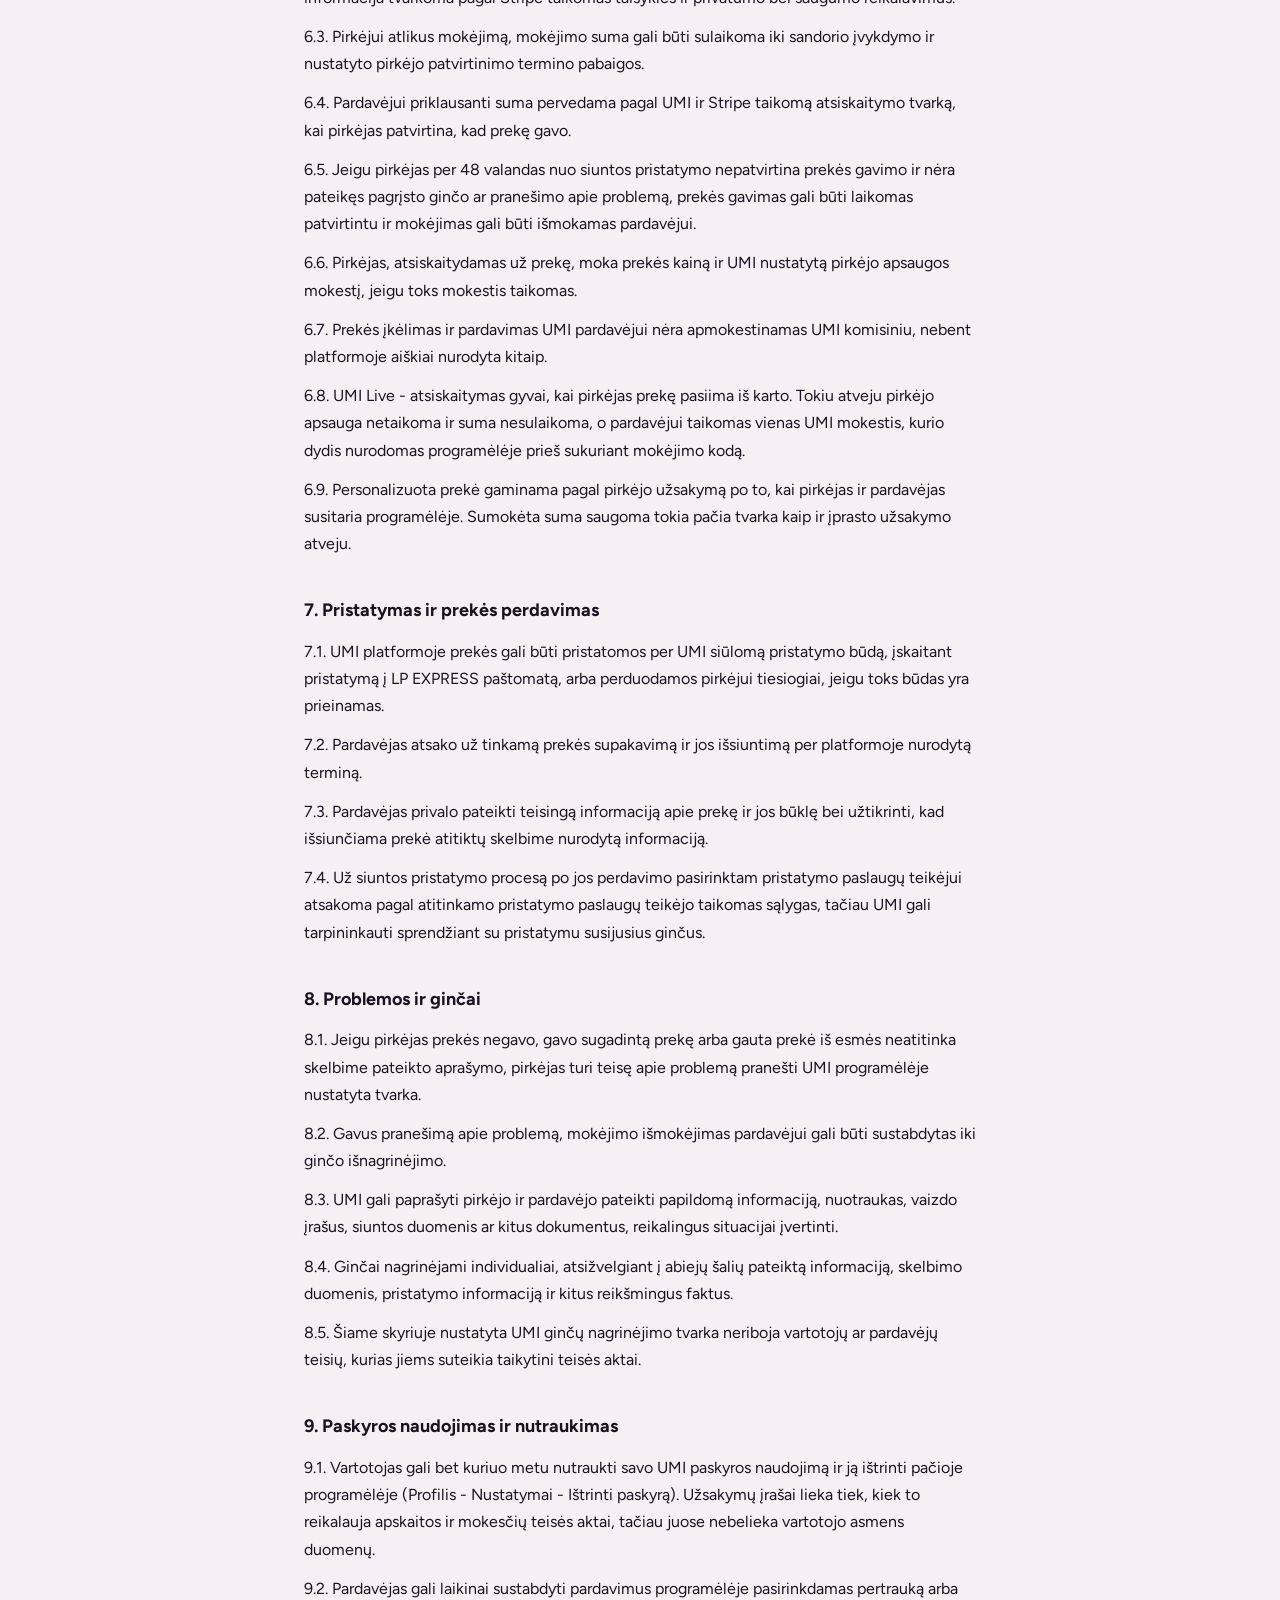
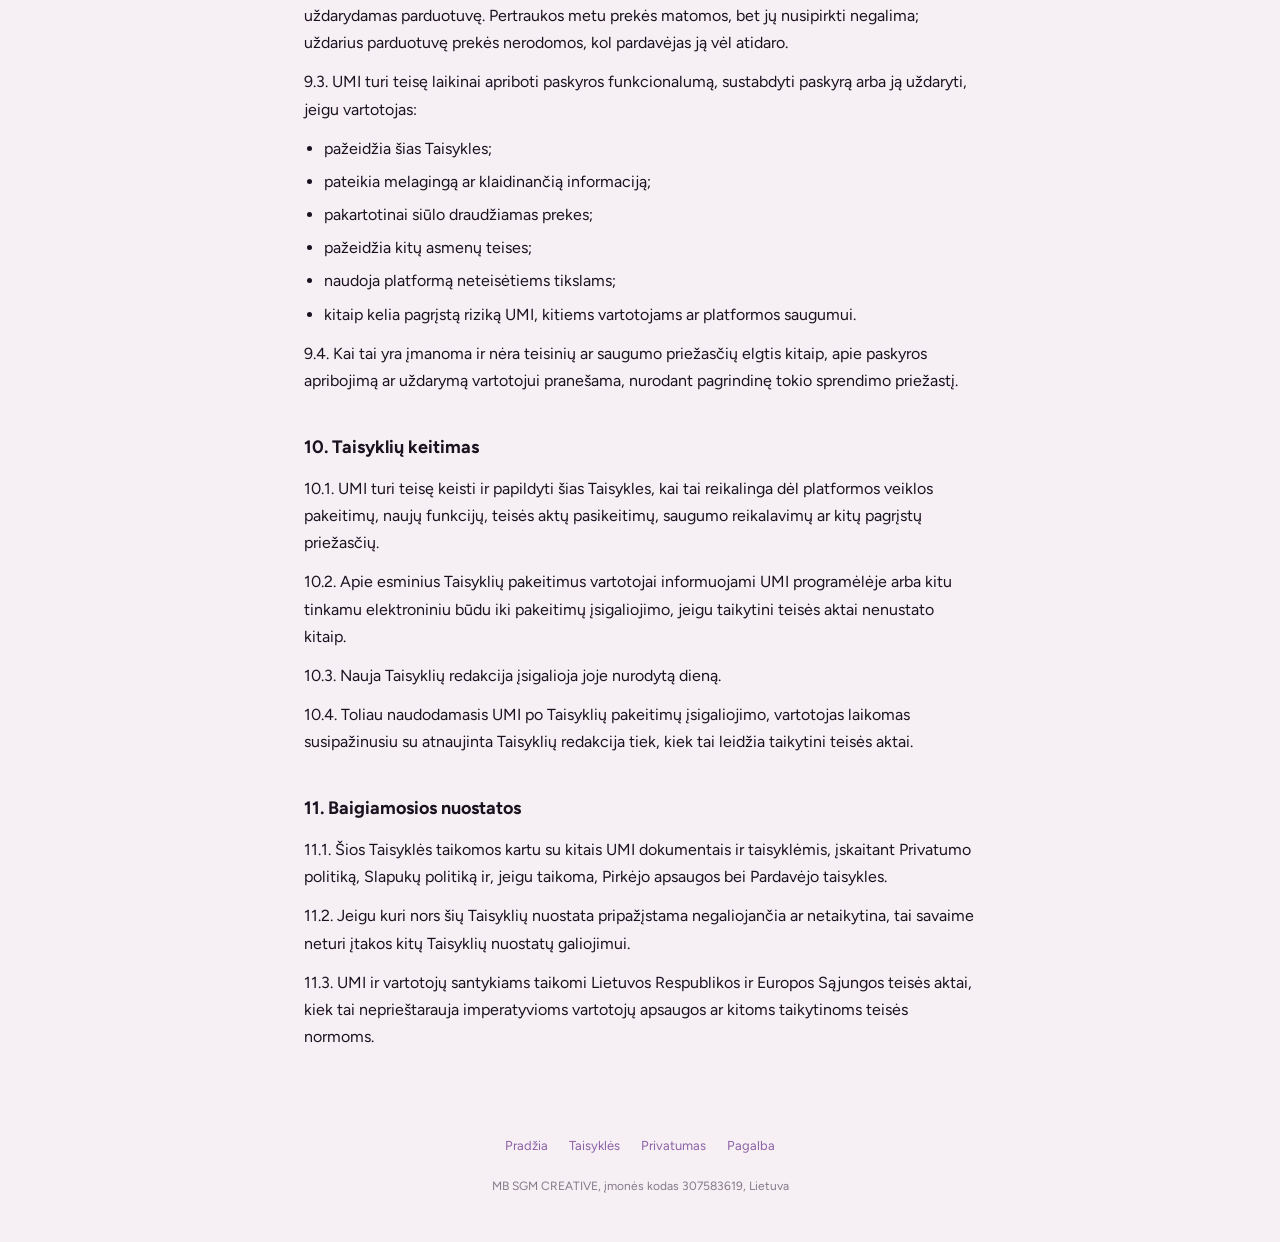
<file: terms.html>
<!doctype html>
<html lang="lt">
<meta charset="utf-8">
<meta name="viewport" content="width=device-width,initial-scale=1">
<link rel="icon" type="image/png" sizes="32x32" href="/favicon-32.png">
<link rel="icon" type="image/png" sizes="512x512" href="/favicon-512.png">
<link rel="apple-touch-icon" href="/apple-touch-icon.png">
<link rel="preconnect" href="https://fonts.googleapis.com">
<link rel="preconnect" href="https://fonts.gstatic.com" crossorigin>
<link href="https://fonts.googleapis.com/css2?family=Figtree:wght@400;500;600;700;800&display=swap" rel="stylesheet">
<link rel="stylesheet" href="/style.css?v=de5a5857">
<title>UMI - Naudojimo taisyklės</title>
<header class="top"><a href="/"><img src="/umi-logo.png" alt="UMI"></a></header>

<main>
  <h1>UMI naudojimo taisyklės</h1>
  <p class="date">Atnaujinta: 2026 m. rugsėjo 6 d.</p>

  <div class="intro">
    <p>Šios UMI naudojimo taisyklės (toliau - Taisyklės) reglamentuoja naudojimąsi UMI prekyvietės platforma (toliau - UMI), įskaitant prekių įkėlimą, pardavimą, pirkimą, atsiskaitymus ir kitus veiksmus platformoje.</p>
    <p>UMI platformą administruoja MB SGM CREATIVE, Lietuvos Respublikoje registruotas juridinis asmuo (toliau - UMI arba Platformos valdytojas).</p>
    <p>Naudodamasis UMI, registruodamasis platformoje, pirkdamas ar parduodamas prekes, vartotojas patvirtina, kad susipažino su šiomis Taisyklėmis ir įsipareigoja jų laikytis.</p>
    <p>Kilus klausimų dėl naudojimosi UMI, galima kreiptis el. paštu <a href="mailto:info@umimarket.app">info@umimarket.app</a>.</p>
  </div>

  <h2>1. Kas gali parduoti UMI</h2>
  <p>1.1. UMI pardavėju gali būti pilnametis fizinis asmuo, kuris siūlo parduoti savo sukurtas ar pagamintas prekes.</p>
  <p>1.2. UMI nėra atsakinga už pardavėjo pareigą registruoti individualią veiklą, juridinį asmenį ar kitą veiklos formą, jeigu tokia pareiga kyla pagal pardavėjui taikomus teisės aktus.</p>
  <p>1.3. Pardavėjas savarankiškai atsako už visas su jo vykdoma prekyba susijusias mokestines, apskaitos, vartotojų teisių apsaugos ir kitas teisines prievoles.</p>
  <p>1.4. Registruodamasis kaip pardavėjas, asmuo patvirtina, kad turi teisę parduoti platformoje siūlomas prekes ir kad jo pateikta informacija yra teisinga bei aktuali.</p>

  <h2>2. Rankų darbo prekės</h2>
  <p>2.1. UMI skirta rankų darbo ir kūrėjų pagamintoms prekėms. Prekė laikoma tinkama prekybai UMI, jeigu jos sukūrimas ir (ar) pagaminimas iš esmės yra paties pardavėjo kūrybinio ir gamybinio darbo rezultatas.</p>
  <p>2.2. Gaminant prekę leidžiama naudoti įsigytas žaliavas, medžiagas, komponentus ir furnitūrą. Pavyzdžiui, gali būti naudojami įsigyti karoliukai, audiniai, žvakių pagrindai, užsegimai, furnitūra ir kitos gamybai reikalingos medžiagos.</p>
  <p>2.3. Leidžiama naudoti įrankius, įrenginius ir gamybos technologijas, įskaitant, bet neapsiribojant, siuvimo mašinas, keramikos žiedimo ratus, degimo krosnis, 3D spausdintuvus, lazerinio pjovimo ar graviravimo įrangą ir kitus įrenginius, jeigu galutinis gaminys yra paties pardavėjo kūrybos ir gamybos rezultatas.</p>
  <p>2.4. UMI gali būti parduodami ir perdirbti arba atnaujinti daiktai (angl. upcycling), jeigu pardavėjas juos faktiškai pakeitė, perdarė, atnaujino ar kitaip suteikė jiems naują paskirtį ar išvaizdą. Vien tik perparduodamas naudotas daiktas nelaikomas rankų darbo preke.</p>
  <p>2.5. Pardavėjas atsako už tai, kad jo siūloma prekė atitiktų šiose Taisyklėse nustatytus reikalavimus ir pateiktą prekės aprašymą.</p>

  <h2>3. Draudžiamos prekės ir turinys</h2>
  <p>UMI draudžiama siūlyti parduoti:</p>
  <p>3.1. masinės gamybos prekes, kurios nėra paties pardavėjo sukurtos ar pagamintos, kai tokios prekės parduodamos kaip rankų darbo gaminiai;</p>
  <p>3.2. perparduodamas fabrikines prekes, kai pardavėjas nėra jų kūrėjas ar gamintojas;</p>
  <p>3.3. prekes, kurių pardavimas vykdomas naudojant dropshipping modelį;</p>
  <p>3.4. prekes ar dizainus, kurių pagrindinė kūrybinė dalis yra sukurta generatyvinio dirbtinio intelekto priemonėmis, įskaitant atvejus, kai dirbtinio intelekto sugeneruotas vaizdas, tekstas ar kitas turinys naudojamas kaip pagrindinė prekės dalis;</p>
  <p>3.5. kitų asmenų kūrinius ar intelektinės nuosavybės objektus, jeigu pardavėjas neturi teisės jų naudoti ir (ar) parduoti;</p>
  <p>3.6. prekes, kurių prekyba yra draudžiama arba ribojama taikytinais Lietuvos Respublikos ar Europos Sąjungos teisės aktais;</p>
  <p>3.7. kitą turinį ar prekes, kurios neatitinka UMI nustatytų prekybos, saugumo ar bendruomenės standartų.</p>

  <h2>4. Skelbimų peržiūra ir patvirtinimas</h2>
  <p>4.1. Siekiant užtikrinti UMI prekyvietės kokybę ir atitiktį šioms Taisyklėms, prieš paskelbiant prekę platformoje, jos skelbimas gali būti peržiūrimas UMI komandos.</p>
  <p>4.2. Skelbimo peržiūra įprastai atliekama per 24 valandas nuo jo pateikimo, tačiau atskirais atvejais peržiūra gali užtrukti ilgiau.</p>
  <p>4.3. UMI turi teisę nepatvirtinti skelbimo, laikinai sustabdyti jo rodymą arba pašalinti jau paskelbtą skelbimą, jeigu:</p>
  <ul>
    <li>prekė neatitinka šių Taisyklių;</li>
    <li>kyla pagrįstų abejonių dėl prekės autorystės ar kilmės;</li>
    <li>prekės aprašymas, nuotraukos ar kita pateikta informacija yra klaidinanti, netiksli ar netinkama;</li>
    <li>prekė neatitinka UMI kokybės ar saugumo reikalavimų;</li>
    <li>prekės turinys pažeidžia kitų asmenų teises;</li>
    <li>prekė ar jos pateikimas neatitinka UMI bendruomenės standartų;</li>
    <li>yra kitų pagrįstų priežasčių, dėl kurių skelbimo publikavimas galėtų prieštarauti UMI veiklos principams ar taikomiems teisės aktams.</li>
  </ul>
  <p>4.4. Skelbimo nepatvirtinimas ar pašalinimas savaime nereiškia neigiamo pardavėjo, kaip asmens ar kūrėjo, vertinimo.</p>
  <p>4.5. Jeigu skelbimas nepatvirtinamas, UMI, kiek tai įmanoma, nurodo pagrindinę sprendimo priežastį ir, jeigu taikoma, informaciją apie tai, kokius skelbimo ar prekės duomenis galima pakeisti.</p>
  <p>4.6. Pardavėjas turi teisę apskųsti sprendimą UMI programėlėje nustatyta tvarka. Apeliaciją peržiūri UMI komandos narys.</p>

  <h2>5. Prekės pagaminimo įrodymas</h2>
  <p>5.1. Siekiant užtikrinti platformoje parduodamų prekių autentiškumą, UMI gali pareikalauti pardavėjo pateikti prekės pagaminimo procesą patvirtinančią medžiagą, pavyzdžiui, nuotrauką arba vaizdo įrašą.</p>
  <p>5.2. Pagaminimo įrodymas naudojamas tik UMI vidiniam patikrinimui ir nėra viešai prieinamas kitiems platformos vartotojams, išskyrus atvejus, kai pardavėjas pats nusprendžia tokia medžiaga pasidalinti.</p>
  <p>5.3. Pardavėjams, kuriems UMI yra suteikusi patvirtinto kūrėjo statusą ar atitinkamą ženklelį, atskiras pagaminimo įrodymas prie kiekvieno skelbimo gali būti nereikalaujamas.</p>
  <p>5.4. UMI turi teisę bet kuriuo metu paprašyti ir patvirtinto kūrėjo pateikti papildomą informaciją apie prekės pagaminimą, jeigu kyla pagrįstų abejonių dėl jos autorystės ar atitikties Taisyklėms.</p>

  <h2>6. Mokėjimai</h2>
  <p>6.1. Atsiskaitymai UMI platformoje vykdomi naudojantis Stripe mokėjimų infrastruktūra.</p>
  <p>6.2. UMI nesaugo ir neturi prieigos prie pilnų pirkėjo mokėjimo kortelės duomenų. Mokėjimo informacija tvarkoma pagal Stripe taikomas taisykles ir privatumo bei saugumo reikalavimus.</p>
  <p>6.3. Pirkėjui atlikus mokėjimą, mokėjimo suma gali būti sulaikoma iki sandorio įvykdymo ir nustatyto pirkėjo patvirtinimo termino pabaigos.</p>
  <p>6.4. Pardavėjui priklausanti suma pervedama pagal UMI ir Stripe taikomą atsiskaitymo tvarką, kai pirkėjas patvirtina, kad prekę gavo.</p>
  <p>6.5. Jeigu pirkėjas per 48 valandas nuo siuntos pristatymo nepatvirtina prekės gavimo ir nėra pateikęs pagrįsto ginčo ar pranešimo apie problemą, prekės gavimas gali būti laikomas patvirtintu ir mokėjimas gali būti išmokamas pardavėjui.</p>
  <p>6.6. Pirkėjas, atsiskaitydamas už prekę, moka prekės kainą ir UMI nustatytą pirkėjo apsaugos mokestį, jeigu toks mokestis taikomas.</p>
  <p>6.7. Prekės įkėlimas ir pardavimas UMI pardavėjui nėra apmokestinamas UMI komisiniu, nebent platformoje aiškiai nurodyta kitaip.</p>
  <p>6.8. UMI Live - atsiskaitymas gyvai, kai pirkėjas prekę pasiima iš karto. Tokiu atveju pirkėjo apsauga netaikoma ir suma nesulaikoma, o pardavėjui taikomas vienas UMI mokestis, kurio dydis nurodomas programėlėje prieš sukuriant mokėjimo kodą.</p>
  <p>6.9. Personalizuota prekė gaminama pagal pirkėjo užsakymą po to, kai pirkėjas ir pardavėjas susitaria programėlėje. Sumokėta suma saugoma tokia pačia tvarka kaip ir įprasto užsakymo atveju.</p>

  <h2>7. Pristatymas ir prekės perdavimas</h2>
  <p>7.1. UMI platformoje prekės gali būti pristatomos per UMI siūlomą pristatymo būdą, įskaitant pristatymą į LP EXPRESS paštomatą, arba perduodamos pirkėjui tiesiogiai, jeigu toks būdas yra prieinamas.</p>
  <p>7.2. Pardavėjas atsako už tinkamą prekės supakavimą ir jos išsiuntimą per platformoje nurodytą terminą.</p>
  <p>7.3. Pardavėjas privalo pateikti teisingą informaciją apie prekę ir jos būklę bei užtikrinti, kad išsiunčiama prekė atitiktų skelbime nurodytą informaciją.</p>
  <p>7.4. Už siuntos pristatymo procesą po jos perdavimo pasirinktam pristatymo paslaugų teikėjui atsakoma pagal atitinkamo pristatymo paslaugų teikėjo taikomas sąlygas, tačiau UMI gali tarpininkauti sprendžiant su pristatymu susijusius ginčus.</p>

  <h2>8. Problemos ir ginčai</h2>
  <p>8.1. Jeigu pirkėjas prekės negavo, gavo sugadintą prekę arba gauta prekė iš esmės neatitinka skelbime pateikto aprašymo, pirkėjas turi teisę apie problemą pranešti UMI programėlėje nustatyta tvarka.</p>
  <p>8.2. Gavus pranešimą apie problemą, mokėjimo išmokėjimas pardavėjui gali būti sustabdytas iki ginčo išnagrinėjimo.</p>
  <p>8.3. UMI gali paprašyti pirkėjo ir pardavėjo pateikti papildomą informaciją, nuotraukas, vaizdo įrašus, siuntos duomenis ar kitus dokumentus, reikalingus situacijai įvertinti.</p>
  <p>8.4. Ginčai nagrinėjami individualiai, atsižvelgiant į abiejų šalių pateiktą informaciją, skelbimo duomenis, pristatymo informaciją ir kitus reikšmingus faktus.</p>
  <p>8.5. Šiame skyriuje nustatyta UMI ginčų nagrinėjimo tvarka neriboja vartotojų ar pardavėjų teisių, kurias jiems suteikia taikytini teisės aktai.</p>

  <h2>9. Paskyros naudojimas ir nutraukimas</h2>
  <p>9.1. Vartotojas gali bet kuriuo metu nutraukti savo UMI paskyros naudojimą ir ją ištrinti pačioje programėlėje (Profilis - Nustatymai - Ištrinti paskyrą). Užsakymų įrašai lieka tiek, kiek to reikalauja apskaitos ir mokesčių teisės aktai, tačiau juose nebelieka vartotojo asmens duomenų.</p>
  <p>9.2. Pardavėjas gali laikinai sustabdyti pardavimus programėlėje pasirinkdamas pertrauką arba uždarydamas parduotuvę. Pertraukos metu prekės matomos, bet jų nusipirkti negalima; uždarius parduotuvę prekės nerodomos, kol pardavėjas ją vėl atidaro.</p>
  <p>9.3. UMI turi teisę laikinai apriboti paskyros funkcionalumą, sustabdyti paskyrą arba ją uždaryti, jeigu vartotojas:</p>
  <ul>
    <li>pažeidžia šias Taisykles;</li>
    <li>pateikia melagingą ar klaidinančią informaciją;</li>
    <li>pakartotinai siūlo draudžiamas prekes;</li>
    <li>pažeidžia kitų asmenų teises;</li>
    <li>naudoja platformą neteisėtiems tikslams;</li>
    <li>kitaip kelia pagrįstą riziką UMI, kitiems vartotojams ar platformos saugumui.</li>
  </ul>
  <p>9.4. Kai tai yra įmanoma ir nėra teisinių ar saugumo priežasčių elgtis kitaip, apie paskyros apribojimą ar uždarymą vartotojui pranešama, nurodant pagrindinę tokio sprendimo priežastį.</p>

  <h2>10. Taisyklių keitimas</h2>
  <p>10.1. UMI turi teisę keisti ir papildyti šias Taisykles, kai tai reikalinga dėl platformos veiklos pakeitimų, naujų funkcijų, teisės aktų pasikeitimų, saugumo reikalavimų ar kitų pagrįstų priežasčių.</p>
  <p>10.2. Apie esminius Taisyklių pakeitimus vartotojai informuojami UMI programėlėje arba kitu tinkamu elektroniniu būdu iki pakeitimų įsigaliojimo, jeigu taikytini teisės aktai nenustato kitaip.</p>
  <p>10.3. Nauja Taisyklių redakcija įsigalioja joje nurodytą dieną.</p>
  <p>10.4. Toliau naudodamasis UMI po Taisyklių pakeitimų įsigaliojimo, vartotojas laikomas susipažinusiu su atnaujinta Taisyklių redakcija tiek, kiek tai leidžia taikytini teisės aktai.</p>

  <h2>11. Baigiamosios nuostatos</h2>
  <p>11.1. Šios Taisyklės taikomos kartu su kitais UMI dokumentais ir taisyklėmis, įskaitant Privatumo politiką, Slapukų politiką ir, jeigu taikoma, Pirkėjo apsaugos bei Pardavėjo taisykles.</p>
  <p>11.2. Jeigu kuri nors šių Taisyklių nuostata pripažįstama negaliojančia ar netaikytina, tai savaime neturi įtakos kitų Taisyklių nuostatų galiojimui.</p>
  <p>11.3. UMI ir vartotojų santykiams taikomi Lietuvos Respublikos ir Europos Sąjungos teisės aktai, kiek tai neprieštarauja imperatyvioms vartotojų apsaugos ar kitoms taikytinoms teisės normoms.</p>

</main>
<footer>
  <div>
    <a href="/">Pradžia</a>
    <a href="/terms.html">Taisyklės</a>
    <a href="/privacy.html">Privatumas</a>
    <a href="/support.html">Pagalba</a>
  </div>
  <div class="company">MB SGM CREATIVE, įmonės kodas 307583619, Lietuva</div>
</footer>
</file>
<file: style.css>
/* One sheet for every UMI page. The values come from the app's theme file
   (mobile/src/theme.ts), copied by hand, value for value. A colour typed here
   that is not in that file is a bug: the website has to look like the app. */

:root {
  color-scheme: light;
  --ground:#F6F0F5; --surface:#FFFFFF; --sunken:#EADFE9;
  --ink:#1B1220; --muted:#6F6577; --faint:#E7DCE7;
  --accent:#8C61A4; --accent-glass:#C9B4D3; --accent-fg:#2B0E3A; --accent-soft:#F4E5F1;
  --pop:#2B0E3A; --on-deep:#FDE4F2;
  --eco:#6B4E9E; --eco-soft:#EDE4F7;
  --danger:#A8497F; --danger-soft:#F7E4EF; --success:#2E7D4F;
  --glass:rgba(246,240,245,0.72); --glass-edge:rgba(255,255,255,0.8);
  --r-s:14px; --r-m:20px; --r-l:26px; --r-xl:32px; --pill:999px;
  --shadow-card:0 10px 22px rgba(43,14,58,0.13);
  --shadow-float:0 14px 30px rgba(26,7,37,0.26);
}
* { box-sizing:border-box }
html, body { height:100% }
body {
  margin:0; background:var(--ground); color:var(--ink);
  font-family:Figtree,-apple-system,BlinkMacSystemFont,"Segoe UI",Roboto,sans-serif;
  font-size:16px; line-height:1.7;
  display:flex; flex-direction:column; min-height:100%;
}
a { color:var(--accent) }
strong { font-weight:600 }

/* header ------------------------------------------------------------------ */
/* Every page except the home page carries the mark at the top. Its size rule
   lives here and nowhere else: the markup was put back on these pages once
   while this block was missing, and the logo drew at full resolution. */
.top { padding:30px 24px 0; text-align:center }
.top img { width:96px; height:auto; display:inline-block }

/* content ------------------------------------------------------------- */
main { flex:1; width:100%; max-width:720px; margin:0 auto; padding:34px 24px 72px }
h1 { font-size:28px; font-weight:800; letter-spacing:-.4px; margin:0 0 6px; line-height:1.25; text-wrap:balance }
h2 { font-size:18px; font-weight:700; margin:38px 0 12px }
p { margin:0 0 12px }
ul { padding-left:20px; margin:0 0 12px }
li { margin-bottom:6px }
.date { color:var(--muted); font-size:14px; margin:0 0 24px }
/* The opening paragraph of the rules reads as body text, not as a note. */
.intro p { color:var(--ink) }
hr { border:0; height:1px; background:var(--faint); margin:56px 0 }
.en { color:var(--muted) }
.en h1, .en h2, .en strong { color:var(--ink) }
.mail {
  display:inline-block; margin:6px 0 8px; padding:12px 22px; border-radius:var(--pill);
  background:var(--pop); color:var(--on-deep); font-weight:700; font-size:14px; text-decoration:none;
}
.box { background:var(--surface); border-radius:var(--r-m); padding:18px 20px; margin:18px 0 }
.box p { margin:0; font-size:14.5px; color:var(--muted) }

/* buttons: the + button's finish - flat, light, opaque purple, dark label.
   `pop` is the logo purple, saved for the action that should stand out. ---- */
/* The app's chips, exactly: a white pill with a faint edge, and the chosen one
   in the light purple with a bright top edge and a sheen over it. `.ghost` is
   the unchosen one - it used to be pale pink, which vanished on the pink PRO
   card. Same shape as the home categories: --r-l, not a full pill. */
.btn {
  display:inline-block; font:inherit; font-weight:700; font-size:15px; cursor:pointer;
  border-radius:var(--r-l); padding:13px 22px; text-decoration:none; line-height:1.2;
  text-align:center;
  background:
    linear-gradient(180deg, rgba(255,255,255,0.34), rgba(255,255,255,0) 62%),
    var(--accent-glass);
  color:var(--accent-fg);
  border:1px solid var(--accent);
  box-shadow:inset 0 1px 0 rgba(255,255,255,0.6);
}
.btn:hover { filter:brightness(0.98) }
.btn:disabled { opacity:.55; cursor:default }
.btn.pop { background:var(--pop); color:var(--on-deep); border-color:var(--pop); box-shadow:none }
.btn.ghost {
  background:var(--surface); color:var(--ink);
  border:1px solid var(--faint); box-shadow:none;
}
.btn.wide { width:100% }

/* home -------------------------------------------------------------------- */
.home { flex:1; display:flex; flex-direction:column; align-items:center; justify-content:center;
  text-align:center; padding:56px 24px 40px; max-width:none }
.home .logo { width:168px; max-width:52vw; height:auto; margin-bottom:34px }
.soon { display:inline-block; padding:14px 30px; border-radius:var(--pill);
  background:var(--pop); color:var(--on-deep); font-size:14.5px; font-weight:700; letter-spacing:.3px }

/* footer ------------------------------------------------------------------ */
footer { padding:0 24px 44px; text-align:center; color:var(--muted); font-size:13px; line-height:1.9 }
footer a { color:var(--accent); text-decoration:none; margin:0 9px; white-space:nowrap }
footer a:hover { text-decoration:underline }
.company { margin-top:16px; font-size:12px; opacity:.85 }

@media (min-width:640px) {
  h1 { font-size:31px }
  .home h1 { font-size:31px }
  .home .logo { width:196px }
}

/* UMI PRO / VERSLAS ------------------------------------------------------- */
/* Three plans side by side so they can be compared across rather than scrolled
   through. One column on a phone, where side by side would mean three unreadable
   slivers. The page itself is wider than the reading pages: 720px fits one column
   of prose, not three of them. */
.lead { font-size:17px; color:var(--muted); margin-bottom:26px }
main.wide { max-width:1120px }
.plans { display:grid; gap:16px; align-items:stretch; margin-bottom:28px }
@media (min-width:900px) { .plans { grid-template-columns:repeat(3,1fr) } }
.plan {
  position:relative; display:flex; flex-direction:column;
  background:var(--surface); border-radius:var(--r-l); box-shadow:var(--shadow-card);
  padding:26px 22px 22px; margin:0; scroll-margin-top:90px;
}
/* the one most people want, marked the way the app marks a chosen chip */
.plan.best { background:var(--accent-soft); outline:2px solid var(--accent) }
.badge {
  position:absolute; top:-11px; left:50%; transform:translateX(-50%);
  background:var(--accent-glass); color:var(--accent-fg);
  border-radius:var(--pill); padding:5px 14px; font-size:12px; font-weight:700;
  white-space:nowrap;
}
.plan h2 { margin:0; font-size:17px; letter-spacing:.2px }
.plan .price { font-size:34px; font-weight:800; color:var(--pop); letter-spacing:-1px; margin:10px 0 0 }
.plan .per { color:var(--muted); font-size:13.5px; margin:0 0 14px }
.plan .what { font-size:14.5px; margin-bottom:12px }
.plan ul { padding-left:0; list-style:none; margin:0 0 18px }
.plan li { position:relative; padding-left:22px; font-size:14px; margin-bottom:8px; color:var(--muted) }
.plan li::before { content:"✓"; position:absolute; left:0; color:var(--accent); font-weight:700 }
/* Four features, then a button. Every card the same height, so the prices and
   the buttons sit on the same line across the row. */
.plan ul.clip li:nth-child(n+5) { display:none }
.plan ul.clip.open li { display:list-item }
.more {
  font:inherit; font-size:13.5px; font-weight:700; color:var(--accent);
  background:none; border:0; padding:0; margin:-8px 0 18px; cursor:pointer; text-align:left;
}
.more:hover { text-decoration:underline }
/* the free plan has nothing to buy, but it keeps a button-shaped line so the
   three cards' feet match */
/* Her call: the free plan's line looks exactly like Rinktis - it just does not
   do anything, because there is nothing to buy. Only the cursor gives it away. */
.have { cursor:default }
/* the buttons line up across the three cards however long the lists are */
.foot { margin-top:auto; display:grid; gap:8px }
.foot .note { margin:2px 0 0; font-size:12.5px; text-align:center }
.plan .tag { color:var(--muted); font-size:14px; font-weight:500; margin:-6px 0 10px }
.row { display:flex; gap:10px; flex-wrap:wrap; align-items:center; margin:14px 0 }
.card { background:var(--surface); border-radius:var(--r-l); box-shadow:var(--shadow-card); padding:22px; margin:0 0 18px }
.card h2 { margin-top:0 }
input[type=email], #company-fields input {
  font:inherit; border:0; border-radius:var(--r-s);
  padding:13px 15px; background:var(--sunken); color:var(--ink);
  min-width:220px; flex:1; margin-bottom:10px;
}
input::placeholder { color:var(--muted) }
.pick { display:flex; align-items:center; gap:8px; font-weight:500 }
.pick input { accent-color:var(--accent) }
.note { color:var(--muted); font-size:14px }
.warn { background:var(--danger-soft); color:var(--danger); border-radius:var(--r-s); padding:12px 14px; font-size:14px }
.ok { color:var(--success) }
</file>
